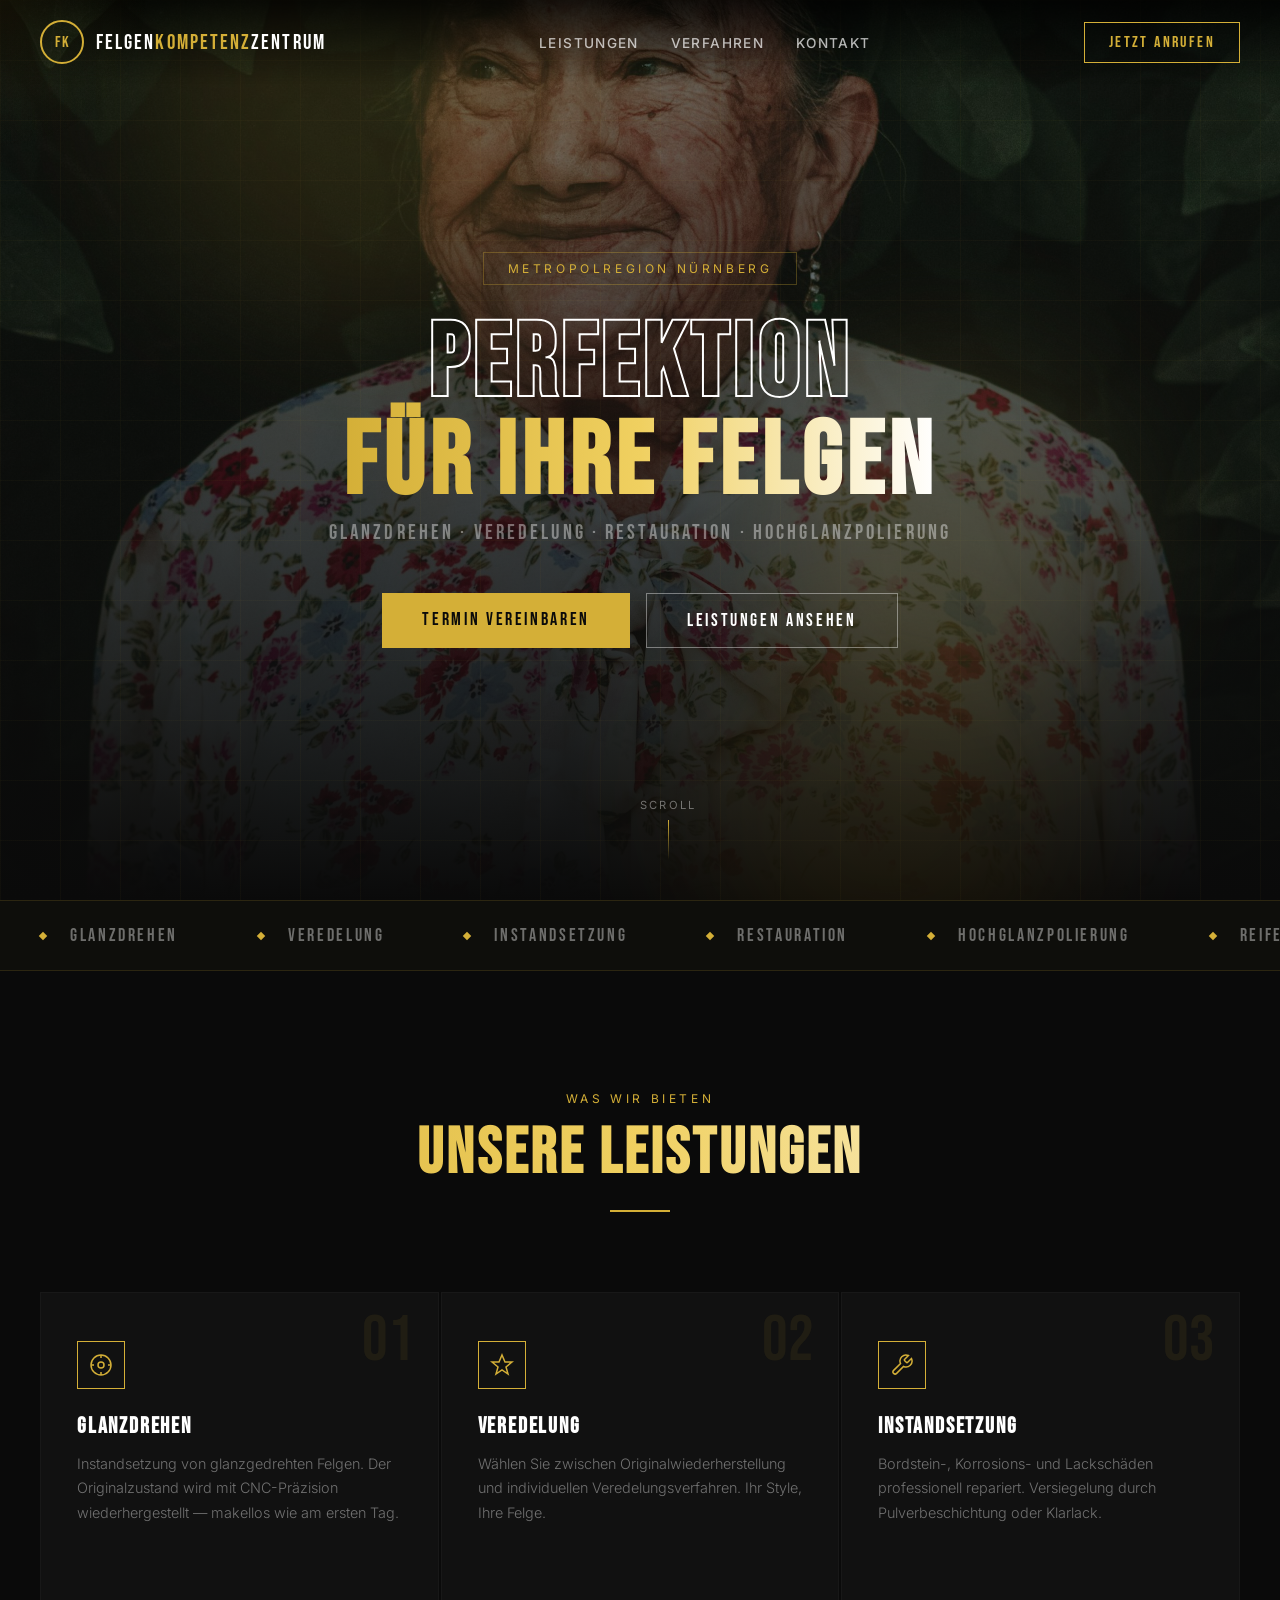
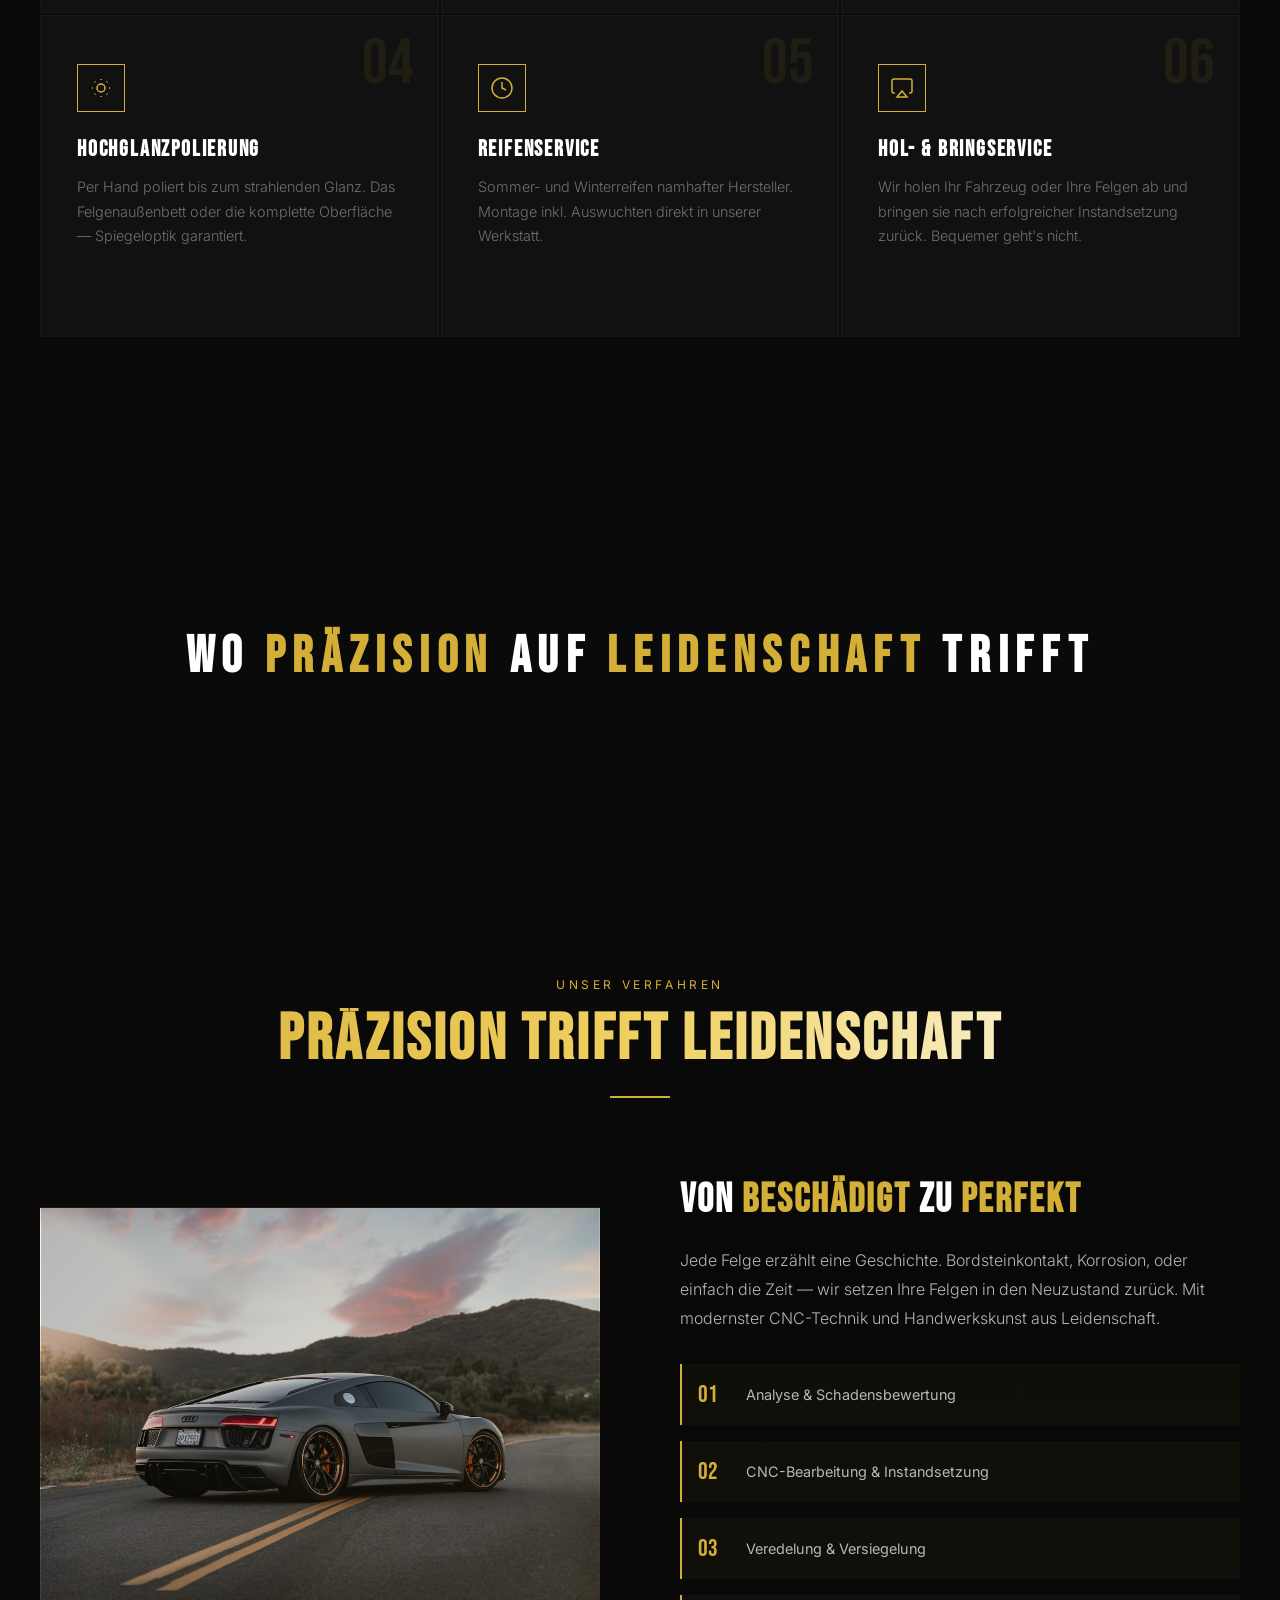
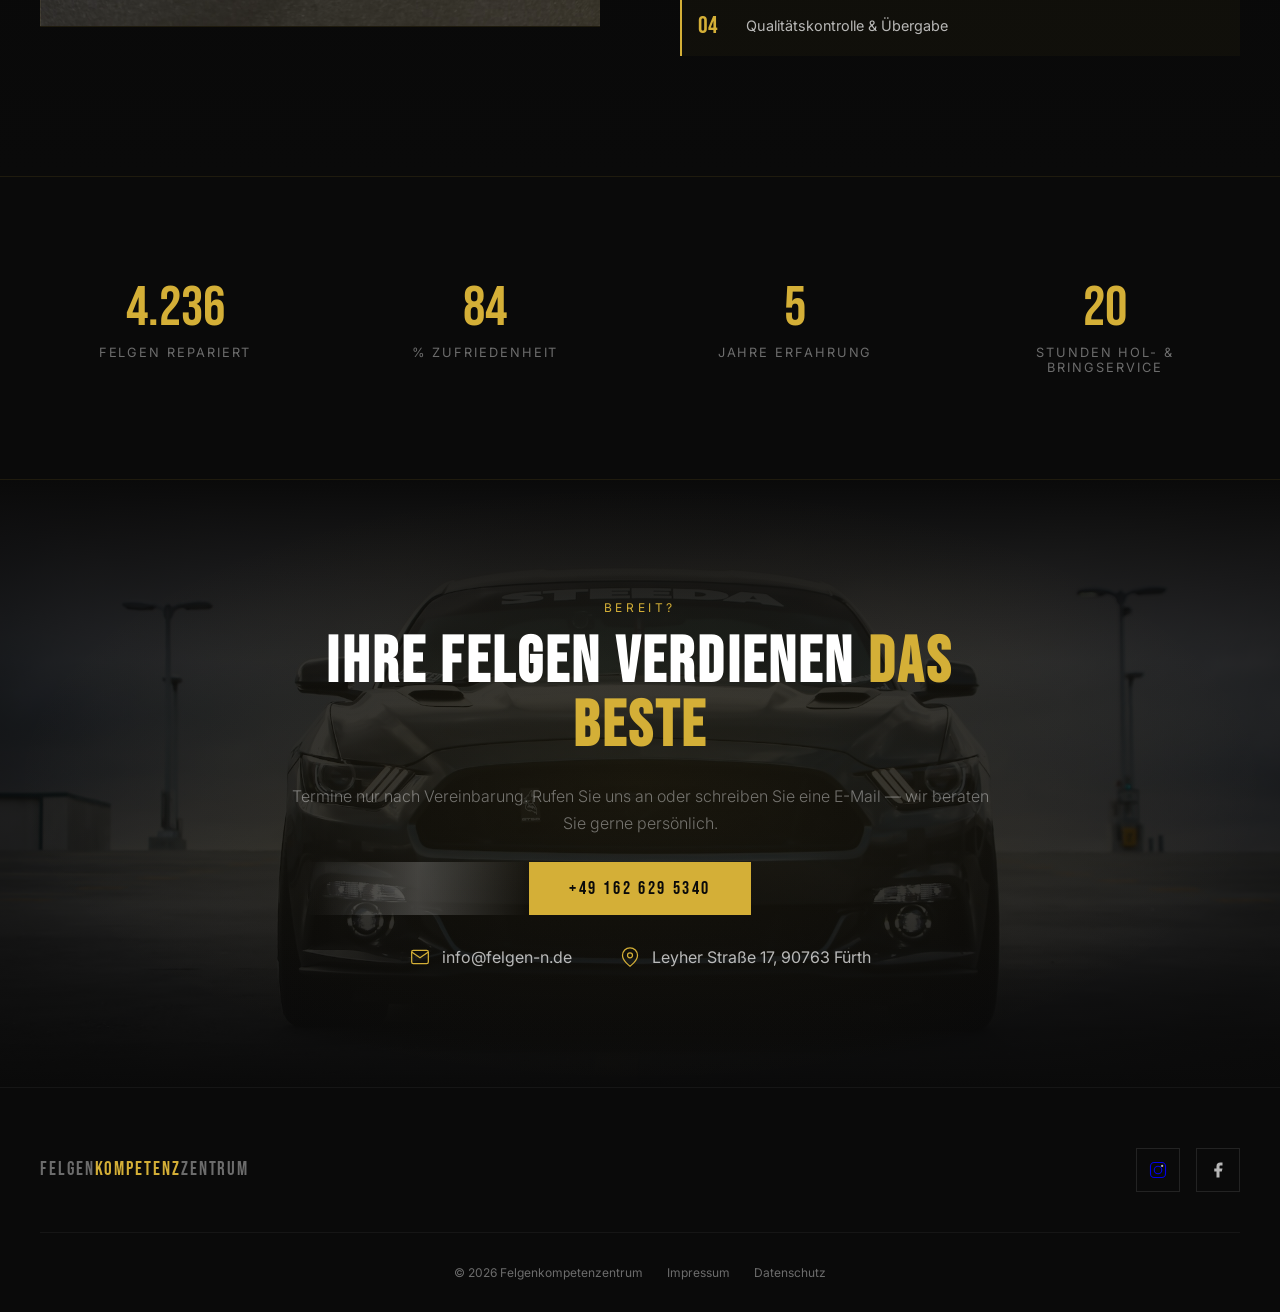
<file: index.html>
<!DOCTYPE html><html lang="de" data-astro-cid-j7pv25f6> <head><meta charset="UTF-8"><meta name="viewport" content="width=device-width, initial-scale=1.0"><title>Felgenkompetenzentrum — Reparaturen rund um Ihre Felgen</title><link rel="preconnect" href="https://fonts.googleapis.com"><link rel="preconnect" href="https://fonts.gstatic.com" crossorigin><link href="https://fonts.googleapis.com/css2?family=Bebas+Neue&family=Inter:wght@300;400;500;600&display=swap" rel="stylesheet"><link rel="stylesheet" href="./_astro/index.Bt22E5aY.css"></head> <body data-astro-cid-j7pv25f6> <!-- Cursor Glow --> <div class="cursor-glow" id="cursorGlow" data-astro-cid-j7pv25f6></div> <!-- Navbar --> <nav class="navbar" id="navbar" data-astro-cid-j7pv25f6> <a href="#" class="nav-brand" data-astro-cid-j7pv25f6> <div class="nav-logo-icon" data-astro-cid-j7pv25f6>FK</div> <div class="nav-brand-text" data-astro-cid-j7pv25f6>Felgen<span data-astro-cid-j7pv25f6>kompetenz</span>zentrum</div> </a> <ul class="nav-links" data-astro-cid-j7pv25f6> <li data-astro-cid-j7pv25f6><a href="#services" data-astro-cid-j7pv25f6>Leistungen</a></li> <li data-astro-cid-j7pv25f6><a href="#showcase" data-astro-cid-j7pv25f6>Verfahren</a></li> <li data-astro-cid-j7pv25f6><a href="#contact" data-astro-cid-j7pv25f6>Kontakt</a></li> </ul> <a href="tel:+491626295340" class="nav-cta" data-astro-cid-j7pv25f6>Jetzt Anrufen</a> </nav> <!-- Hero --> <section class="hero" data-astro-cid-j7pv25f6> <div class="hero-bg" data-astro-cid-j7pv25f6></div> <div class="hero-grid" data-astro-cid-j7pv25f6></div> <div class="hero-particles" id="particles" data-astro-cid-j7pv25f6></div> <div class="aurora" data-astro-cid-j7pv25f6> <div class="aurora-blob" data-astro-cid-j7pv25f6></div> <div class="aurora-blob" data-astro-cid-j7pv25f6></div> <div class="aurora-blob" data-astro-cid-j7pv25f6></div> </div> <div class="meteors-container" id="meteors" data-astro-cid-j7pv25f6></div> <div class="hero-content" data-astro-cid-j7pv25f6> <div class="hero-badge" data-astro-cid-j7pv25f6>Metropolregion N&uuml;rnberg</div> <h1 data-astro-cid-j7pv25f6> <span class="outline" data-astro-cid-j7pv25f6>PERFEKTION</span><br data-astro-cid-j7pv25f6> <span class="gold shimmer-text" data-astro-cid-j7pv25f6>F&Uuml;R IHRE FELGEN</span> </h1> <p class="hero-sub" data-astro-cid-j7pv25f6>Glanzdrehen &middot; Veredelung &middot; Restauration &middot; Hochglanzpolierung</p> <div class="hero-actions" data-astro-cid-j7pv25f6> <a href="tel:+491626295340" class="btn-primary btn-magnetic" data-astro-cid-j7pv25f6>Termin Vereinbaren</a> <a href="#services" class="btn-outline btn-magnetic" data-astro-cid-j7pv25f6>Leistungen Ansehen</a> </div> </div> <div class="hero-scroll" data-astro-cid-j7pv25f6> <span data-astro-cid-j7pv25f6>Scroll</span> <div class="scroll-line" data-astro-cid-j7pv25f6></div> </div> </section> <!-- Marquee --> <div class="marquee-section" data-astro-cid-j7pv25f6> <div class="marquee-track" data-astro-cid-j7pv25f6> <div class="marquee-item" data-astro-cid-j7pv25f6><div class="marquee-dot" data-astro-cid-j7pv25f6></div> Glanzdrehen</div> <div class="marquee-item" data-astro-cid-j7pv25f6><div class="marquee-dot" data-astro-cid-j7pv25f6></div> Veredelung</div> <div class="marquee-item" data-astro-cid-j7pv25f6><div class="marquee-dot" data-astro-cid-j7pv25f6></div> Instandsetzung</div> <div class="marquee-item" data-astro-cid-j7pv25f6><div class="marquee-dot" data-astro-cid-j7pv25f6></div> Restauration</div> <div class="marquee-item" data-astro-cid-j7pv25f6><div class="marquee-dot" data-astro-cid-j7pv25f6></div> Hochglanzpolierung</div> <div class="marquee-item" data-astro-cid-j7pv25f6><div class="marquee-dot" data-astro-cid-j7pv25f6></div> Reifenservice</div> <div class="marquee-item" data-astro-cid-j7pv25f6><div class="marquee-dot" data-astro-cid-j7pv25f6></div> Hol- und Bringservice</div> <div class="marquee-item" data-astro-cid-j7pv25f6><div class="marquee-dot" data-astro-cid-j7pv25f6></div> Pulverbeschichtung</div> <div class="marquee-item" data-astro-cid-j7pv25f6><div class="marquee-dot" data-astro-cid-j7pv25f6></div> Glanzdrehen</div> <div class="marquee-item" data-astro-cid-j7pv25f6><div class="marquee-dot" data-astro-cid-j7pv25f6></div> Veredelung</div> <div class="marquee-item" data-astro-cid-j7pv25f6><div class="marquee-dot" data-astro-cid-j7pv25f6></div> Instandsetzung</div> <div class="marquee-item" data-astro-cid-j7pv25f6><div class="marquee-dot" data-astro-cid-j7pv25f6></div> Restauration</div> <div class="marquee-item" data-astro-cid-j7pv25f6><div class="marquee-dot" data-astro-cid-j7pv25f6></div> Hochglanzpolierung</div> <div class="marquee-item" data-astro-cid-j7pv25f6><div class="marquee-dot" data-astro-cid-j7pv25f6></div> Reifenservice</div> <div class="marquee-item" data-astro-cid-j7pv25f6><div class="marquee-dot" data-astro-cid-j7pv25f6></div> Hol- und Bringservice</div> <div class="marquee-item" data-astro-cid-j7pv25f6><div class="marquee-dot" data-astro-cid-j7pv25f6></div> Pulverbeschichtung</div> </div> </div> <!-- Services --> <section class="services" id="services" data-astro-cid-j7pv25f6> <div class="section-header blur-in" data-astro-cid-j7pv25f6> <span class="section-label" data-astro-cid-j7pv25f6>Was wir bieten</span> <h2 class="section-title shimmer-text" data-astro-cid-j7pv25f6>Unsere Leistungen</h2> <div class="section-line" data-astro-cid-j7pv25f6></div> </div> <div class="services-grid" data-astro-cid-j7pv25f6> <div class="service-card reveal reveal-delay-1" data-astro-cid-j7pv25f6> <span class="service-number" data-astro-cid-j7pv25f6>01</span> <div class="service-icon" data-astro-cid-j7pv25f6> <svg viewBox="0 0 24 24" data-astro-cid-j7pv25f6><circle cx="12" cy="12" r="10" data-astro-cid-j7pv25f6></circle><circle cx="12" cy="12" r="3" data-astro-cid-j7pv25f6></circle><line x1="12" y1="2" x2="12" y2="5" data-astro-cid-j7pv25f6></line><line x1="12" y1="19" x2="12" y2="22" data-astro-cid-j7pv25f6></line><line x1="2" y1="12" x2="5" y2="12" data-astro-cid-j7pv25f6></line><line x1="19" y1="12" x2="22" y2="12" data-astro-cid-j7pv25f6></line></svg> </div> <h3 data-astro-cid-j7pv25f6>Glanzdrehen</h3> <p data-astro-cid-j7pv25f6>Instandsetzung von glanzgedrehten Felgen. Der Originalzustand wird mit CNC-Pr&auml;zision wiederhergestellt &mdash; makellos wie am ersten Tag.</p> <div class="service-arrow" data-astro-cid-j7pv25f6>Mehr erfahren <span data-astro-cid-j7pv25f6>&rarr;</span></div> </div> <div class="service-card reveal reveal-delay-2" data-astro-cid-j7pv25f6> <span class="service-number" data-astro-cid-j7pv25f6>02</span> <div class="service-icon" data-astro-cid-j7pv25f6> <svg viewBox="0 0 24 24" data-astro-cid-j7pv25f6><polygon points="12,2 15,9 22,9 16,14 18,21 12,17 6,21 8,14 2,9 9,9" data-astro-cid-j7pv25f6></polygon></svg> </div> <h3 data-astro-cid-j7pv25f6>Veredelung</h3> <p data-astro-cid-j7pv25f6>W&auml;hlen Sie zwischen Originalwiederherstellung und individuellen Veredelungsverfahren. Ihr Style, Ihre Felge.</p> <div class="service-arrow" data-astro-cid-j7pv25f6>Mehr erfahren <span data-astro-cid-j7pv25f6>&rarr;</span></div> </div> <div class="service-card reveal reveal-delay-3" data-astro-cid-j7pv25f6> <span class="service-number" data-astro-cid-j7pv25f6>03</span> <div class="service-icon" data-astro-cid-j7pv25f6> <svg viewBox="0 0 24 24" data-astro-cid-j7pv25f6><path d="M14.7 6.3a1 1 0 0 0 0 1.4l1.6 1.6a1 1 0 0 0 1.4 0l3.77-3.77a6 6 0 0 1-7.94 7.94l-6.91 6.91a2.12 2.12 0 0 1-3-3l6.91-6.91a6 6 0 0 1 7.94-7.94l-3.76 3.76z" data-astro-cid-j7pv25f6></path></svg> </div> <h3 data-astro-cid-j7pv25f6>Instandsetzung</h3> <p data-astro-cid-j7pv25f6>Bordstein-, Korrosions- und Lacksch&auml;den professionell repariert. Versiegelung durch Pulverbeschichtung oder Klarlack.</p> <div class="service-arrow" data-astro-cid-j7pv25f6>Mehr erfahren <span data-astro-cid-j7pv25f6>&rarr;</span></div> </div> <div class="service-card reveal reveal-delay-1" data-astro-cid-j7pv25f6> <span class="service-number" data-astro-cid-j7pv25f6>04</span> <div class="service-icon" data-astro-cid-j7pv25f6> <svg viewBox="0 0 24 24" data-astro-cid-j7pv25f6><path d="M12 3v1m0 16v1m9-9h-1M4 12H3m15.364 6.364l-.707-.707M6.343 6.343l-.707-.707m12.728 0l-.707.707M6.343 17.657l-.707.707M16 12a4 4 0 1 1-8 0 4 4 0 0 1 8 0z" data-astro-cid-j7pv25f6></path></svg> </div> <h3 data-astro-cid-j7pv25f6>Hochglanzpolierung</h3> <p data-astro-cid-j7pv25f6>Per Hand poliert bis zum strahlenden Glanz. Das Felgenau&szlig;enbett oder die komplette Oberfl&auml;che &mdash; Spiegeloptik garantiert.</p> <div class="service-arrow" data-astro-cid-j7pv25f6>Mehr erfahren <span data-astro-cid-j7pv25f6>&rarr;</span></div> </div> <div class="service-card reveal reveal-delay-2" data-astro-cid-j7pv25f6> <span class="service-number" data-astro-cid-j7pv25f6>05</span> <div class="service-icon" data-astro-cid-j7pv25f6> <svg viewBox="0 0 24 24" data-astro-cid-j7pv25f6><circle cx="12" cy="12" r="10" data-astro-cid-j7pv25f6></circle><path d="M12 6v6l4 2" data-astro-cid-j7pv25f6></path></svg> </div> <h3 data-astro-cid-j7pv25f6>Reifenservice</h3> <p data-astro-cid-j7pv25f6>Sommer- und Winterreifen namhafter Hersteller. Montage inkl. Auswuchten direkt in unserer Werkstatt.</p> <div class="service-arrow" data-astro-cid-j7pv25f6>Mehr erfahren <span data-astro-cid-j7pv25f6>&rarr;</span></div> </div> <div class="service-card reveal reveal-delay-3" data-astro-cid-j7pv25f6> <span class="service-number" data-astro-cid-j7pv25f6>06</span> <div class="service-icon" data-astro-cid-j7pv25f6> <svg viewBox="0 0 24 24" data-astro-cid-j7pv25f6><path d="M5 17H4a2 2 0 0 1-2-2V5a2 2 0 0 1 2-2h16a2 2 0 0 1 2 2v10a2 2 0 0 1-2 2h-1" data-astro-cid-j7pv25f6></path><polygon points="12,15 17,21 7,21" data-astro-cid-j7pv25f6></polygon></svg> </div> <h3 data-astro-cid-j7pv25f6>Hol- &amp; Bringservice</h3> <p data-astro-cid-j7pv25f6>Wir holen Ihr Fahrzeug oder Ihre Felgen ab und bringen sie nach erfolgreicher Instandsetzung zur&uuml;ck. Bequemer geht's nicht.</p> <div class="service-arrow" data-astro-cid-j7pv25f6>Mehr erfahren <span data-astro-cid-j7pv25f6>&rarr;</span></div> </div> </div> </section> <!-- Photo Strip --> <div style="height: 400px; background: url('./img/car-dark.jpg') center/cover no-repeat fixed; position: relative;" data-astro-cid-j7pv25f6> <div style="position:absolute;inset:0;background:linear-gradient(180deg,var(--dark) 0%,rgba(10,10,10,0.3) 30%,rgba(10,10,10,0.3) 70%,var(--dark) 100%);" data-astro-cid-j7pv25f6></div> <div style="position:relative;z-index:2;height:100%;display:flex;align-items:center;justify-content:center;" data-astro-cid-j7pv25f6> <h2 style="font-family:'Bebas Neue',sans-serif;font-size:clamp(2rem,4vw,3.5rem);letter-spacing:0.15em;text-align:center;color:var(--white);" data-astro-cid-j7pv25f6>Wo <span style="color:var(--gold);" data-astro-cid-j7pv25f6>Pr&auml;zision</span> auf <span style="color:var(--gold);" data-astro-cid-j7pv25f6>Leidenschaft</span> trifft</h2> </div> </div> <!-- Showcase --> <section class="showcase" id="showcase" data-astro-cid-j7pv25f6> <div class="showcase-inner" data-astro-cid-j7pv25f6> <div class="section-header blur-in" data-astro-cid-j7pv25f6> <span class="section-label" data-astro-cid-j7pv25f6>Unser Verfahren</span> <h2 class="section-title shimmer-text" data-astro-cid-j7pv25f6>Pr&auml;zision trifft Leidenschaft</h2> <div class="section-line" data-astro-cid-j7pv25f6></div> </div> <div class="showcase-split" data-astro-cid-j7pv25f6> <div class="showcase-visual reveal" data-astro-cid-j7pv25f6> <div style="position:absolute;inset:0;background:linear-gradient(135deg,rgba(10,10,10,0.3),rgba(212,175,55,0.1));pointer-events:none;" data-astro-cid-j7pv25f6></div> </div> <div class="showcase-text reveal reveal-delay-2" data-astro-cid-j7pv25f6> <h3 data-astro-cid-j7pv25f6>Von <span data-astro-cid-j7pv25f6>besch&auml;digt</span> zu <span data-astro-cid-j7pv25f6>perfekt</span></h3> <p data-astro-cid-j7pv25f6>Jede Felge erz&auml;hlt eine Geschichte. Bordsteinkontakt, Korrosion, oder einfach die Zeit &mdash; wir setzen Ihre Felgen in den Neuzustand zur&uuml;ck. Mit modernster CNC-Technik und Handwerkskunst aus Leidenschaft.</p> <div class="process-steps" data-astro-cid-j7pv25f6> <div class="process-step" data-astro-cid-j7pv25f6> <span class="process-step-num" data-astro-cid-j7pv25f6>01</span> <span class="process-step-text" data-astro-cid-j7pv25f6>Analyse &amp; Schadensbewertung</span> </div> <div class="process-step" data-astro-cid-j7pv25f6> <span class="process-step-num" data-astro-cid-j7pv25f6>02</span> <span class="process-step-text" data-astro-cid-j7pv25f6>CNC-Bearbeitung &amp; Instandsetzung</span> </div> <div class="process-step" data-astro-cid-j7pv25f6> <span class="process-step-num" data-astro-cid-j7pv25f6>03</span> <span class="process-step-text" data-astro-cid-j7pv25f6>Veredelung &amp; Versiegelung</span> </div> <div class="process-step" data-astro-cid-j7pv25f6> <span class="process-step-num" data-astro-cid-j7pv25f6>04</span> <span class="process-step-text" data-astro-cid-j7pv25f6>Qualit&auml;tskontrolle &amp; &Uuml;bergabe</span> </div> </div> </div> </div> </div> </section> <!-- Stats --> <section class="stats" data-astro-cid-j7pv25f6> <div class="stats-inner" data-astro-cid-j7pv25f6> <div class="stat-item reveal" data-astro-cid-j7pv25f6> <div class="stat-number" data-count="5000" data-astro-cid-j7pv25f6>0</div> <div class="stat-label" data-astro-cid-j7pv25f6>Felgen repariert</div> </div> <div class="stat-item reveal reveal-delay-1" data-astro-cid-j7pv25f6> <div class="stat-number" data-count="100" data-astro-cid-j7pv25f6>0</div> <div class="stat-label" data-astro-cid-j7pv25f6>% Zufriedenheit</div> </div> <div class="stat-item reveal reveal-delay-2" data-astro-cid-j7pv25f6> <div class="stat-number" data-count="6" data-astro-cid-j7pv25f6>0</div> <div class="stat-label" data-astro-cid-j7pv25f6>Jahre Erfahrung</div> </div> <div class="stat-item reveal reveal-delay-3" data-astro-cid-j7pv25f6> <div class="stat-number" data-count="24" data-astro-cid-j7pv25f6>0</div> <div class="stat-label" data-astro-cid-j7pv25f6>Stunden Hol- &amp; Bringservice</div> </div> </div> </section> <!-- CTA --> <section class="cta-section" id="contact" data-astro-cid-j7pv25f6> <div class="cta-content reveal" data-astro-cid-j7pv25f6> <span class="section-label" data-astro-cid-j7pv25f6>Bereit?</span> <h2 data-astro-cid-j7pv25f6>Ihre Felgen verdienen <span data-astro-cid-j7pv25f6>das Beste</span></h2> <p data-astro-cid-j7pv25f6>Termine nur nach Vereinbarung. Rufen Sie uns an oder schreiben Sie eine E-Mail &mdash; wir beraten Sie gerne pers&ouml;nlich.</p> <a href="tel:+491626295340" class="btn-primary" data-astro-cid-j7pv25f6>+49 162 629 5340</a> <div class="cta-contact" data-astro-cid-j7pv25f6> <a href="mailto:info@felgen-n.de" class="cta-contact-item" data-astro-cid-j7pv25f6> <svg viewBox="0 0 24 24" data-astro-cid-j7pv25f6><path d="M4 4h16c1.1 0 2 .9 2 2v12c0 1.1-.9 2-2 2H4c-1.1 0-2-.9-2-2V6c0-1.1.9-2 2-2z" data-astro-cid-j7pv25f6></path><polyline points="22,6 12,13 2,6" data-astro-cid-j7pv25f6></polyline></svg>
info@felgen-n.de
</a> <a href="https://maps.google.com/?q=Leyher+Stra%C3%9Fe+17+90763+F%C3%BCrth" target="_blank" class="cta-contact-item" data-astro-cid-j7pv25f6> <svg viewBox="0 0 24 24" data-astro-cid-j7pv25f6><path d="M21 10c0 7-9 13-9 13s-9-6-9-13a9 9 0 0 1 18 0z" data-astro-cid-j7pv25f6></path><circle cx="12" cy="10" r="3" data-astro-cid-j7pv25f6></circle></svg>
Leyher Stra&szlig;e 17, 90763 F&uuml;rth
</a> </div> </div> </section> <!-- Footer --> <footer data-astro-cid-j7pv25f6> <div class="footer-inner" data-astro-cid-j7pv25f6> <div class="footer-brand" data-astro-cid-j7pv25f6>Felgen<span data-astro-cid-j7pv25f6>kompetenz</span>zentrum</div> <div class="footer-socials" data-astro-cid-j7pv25f6> <a href="https://www.instagram.com/felgenkompetenzzentrum/" target="_blank" aria-label="Instagram" data-astro-cid-j7pv25f6> <svg viewBox="0 0 24 24" data-astro-cid-j7pv25f6><rect x="2" y="2" width="20" height="20" rx="5" ry="5" fill="none" stroke="currentColor" stroke-width="1.5" data-astro-cid-j7pv25f6></rect><circle cx="12" cy="12" r="5" fill="none" stroke="currentColor" stroke-width="1.5" data-astro-cid-j7pv25f6></circle><circle cx="17.5" cy="6.5" r="1.5" data-astro-cid-j7pv25f6></circle></svg> </a> <a href="https://www.facebook.com/felgenkompetenzzentrum/" target="_blank" aria-label="Facebook" data-astro-cid-j7pv25f6> <svg viewBox="0 0 24 24" data-astro-cid-j7pv25f6><path d="M18 2h-3a5 5 0 0 0-5 5v3H7v4h3v8h4v-8h3l1-4h-4V7a1 1 0 0 1 1-1h3z" data-astro-cid-j7pv25f6></path></svg> </a> </div> <div class="footer-legal" data-astro-cid-j7pv25f6> <span data-astro-cid-j7pv25f6>&copy; 2026 Felgenkompetenzentrum</span> <a href="#" data-astro-cid-j7pv25f6>Impressum</a> <a href="#" data-astro-cid-j7pv25f6>Datenschutz</a> </div> </div> </footer> <script type="module">const c=document.getElementById("cursorGlow");document.addEventListener("mousemove",e=>{c.style.left=e.clientX+"px",c.style.top=e.clientY+"px"});const h=document.getElementById("navbar");window.addEventListener("scroll",()=>{h.classList.toggle("scrolled",window.scrollY>50)});const y=document.getElementById("particles");for(let e=0;e<30;e++){const t=document.createElement("div");t.className="particle",t.style.left=Math.random()*100+"%",t.style.animationDuration=8+Math.random()*12+"s",t.style.animationDelay=Math.random()*10+"s",y.appendChild(t)}const i=new IntersectionObserver(e=>{e.forEach(t=>{t.isIntersecting&&t.target.classList.add("visible")})},{threshold:.1,rootMargin:"0px 0px -50px 0px"});document.querySelectorAll(".reveal").forEach(e=>i.observe(e));document.querySelectorAll(".blur-in").forEach(e=>i.observe(e));const d=new IntersectionObserver(e=>{e.forEach(t=>{if(t.isIntersecting){const o=t.target,s=parseInt(o.dataset.count),r=2e3,m=performance.now(),l=u=>{const a=Math.min((u-m)/r,1),p=1-Math.pow(1-a,3);o.textContent=Math.floor(p*s).toLocaleString("de-DE"),a<1?requestAnimationFrame(l):o.textContent=s.toLocaleString("de-DE")+"+"};requestAnimationFrame(l),d.unobserve(o)}})},{threshold:.5});document.querySelectorAll("[data-count]").forEach(e=>d.observe(e));const v=document.getElementById("meteors");for(let e=0;e<12;e++){const t=document.createElement("div");t.className="meteor",t.style.left=Math.random()*120+"%",t.style.top="-10%",t.style.animationDuration=2+Math.random()*4+"s",t.style.animationDelay=Math.random()*15+"s",t.style.height=40+Math.random()*60+"px",v.appendChild(t)}document.querySelectorAll(".service-card").forEach(e=>{e.addEventListener("mousemove",t=>{const o=e.getBoundingClientRect(),s=t.clientX-o.left,r=t.clientY-o.top;e.style.setProperty("--spotlight-x",s+"px"),e.style.setProperty("--spotlight-y",r+"px")})});document.querySelectorAll(".btn-magnetic").forEach(e=>{e.addEventListener("mousemove",t=>{const o=e.getBoundingClientRect(),s=t.clientX-o.left-o.width/2,r=t.clientY-o.top-o.height/2;e.style.transform=`translate(${s*.3}px, ${r*.3}px)`}),e.addEventListener("mouseleave",()=>{e.style.transform="translate(0, 0)"})});const n=document.querySelector(".showcase-visual");n&&(n.addEventListener("mousemove",e=>{const t=n.getBoundingClientRect(),o=(e.clientX-t.left)/t.width-.5,s=(e.clientY-t.top)/t.height-.5;n.style.transform=`perspective(800px) rotateY(${o*8}deg) rotateX(${-s*8}deg)`}),n.addEventListener("mouseleave",()=>{n.style.transform="perspective(800px) rotateY(0) rotateX(0)",n.style.transition="transform 0.5s ease-out"}),n.addEventListener("mouseenter",()=>{n.style.transition="transform 0.1s ease-out"}));window.addEventListener("scroll",()=>{const e=window.scrollY,t=document.querySelector(".hero-content");t&&e<window.innerHeight&&(t.style.transform=`translateY(${e*.3}px)`,t.style.opacity=1-e/window.innerHeight*1.2)});</script> </body> </html>
</file>
<file: _astro/index.Bt22E5aY.css>
[data-astro-cid-j7pv25f6],[data-astro-cid-j7pv25f6]:before,[data-astro-cid-j7pv25f6]:after{margin:0;padding:0;box-sizing:border-box}:root{--gold: #d4af37;--gold-bright: #f0d060;--dark: #0a0a0a;--dark-card: #111111;--dark-card-hover: #1a1a1a;--white: #ffffff;--white-70: rgba(255,255,255,.7);--white-40: rgba(255,255,255,.4)}html{scroll-behavior:smooth}body{font-family:Inter,sans-serif;background:var(--dark);color:var(--white);overflow-x:hidden;-webkit-font-smoothing:antialiased}h1[data-astro-cid-j7pv25f6],h2[data-astro-cid-j7pv25f6],h3[data-astro-cid-j7pv25f6],h4[data-astro-cid-j7pv25f6]{font-family:Bebas Neue,sans-serif;letter-spacing:.05em}.cursor-glow[data-astro-cid-j7pv25f6]{position:fixed;width:300px;height:300px;border-radius:50%;background:radial-gradient(circle,rgba(212,175,55,.08) 0%,transparent 70%);pointer-events:none;z-index:9999;transform:translate(-50%,-50%);transition:opacity .3s}.navbar[data-astro-cid-j7pv25f6]{position:fixed;top:0;left:0;right:0;z-index:1000;padding:20px 40px;display:flex;justify-content:space-between;align-items:center;background:linear-gradient(180deg,rgba(0,0,0,.8) 0%,transparent 100%);transition:background .4s,backdrop-filter .4s,padding .4s}.navbar[data-astro-cid-j7pv25f6].scrolled{background:#0a0a0af2;backdrop-filter:blur(20px);padding:14px 40px}.nav-brand[data-astro-cid-j7pv25f6]{display:flex;align-items:center;gap:12px;text-decoration:none}.nav-logo-icon[data-astro-cid-j7pv25f6]{width:44px;height:44px;border:2px solid var(--gold);border-radius:50%;display:flex;align-items:center;justify-content:center;font-family:Bebas Neue,sans-serif;font-size:16px;color:var(--gold);letter-spacing:1px}.nav-brand-text[data-astro-cid-j7pv25f6]{font-family:Bebas Neue,sans-serif;font-size:1.3rem;color:var(--white);letter-spacing:.1em}.nav-brand-text[data-astro-cid-j7pv25f6] span[data-astro-cid-j7pv25f6]{color:var(--gold)}.nav-links[data-astro-cid-j7pv25f6]{display:flex;gap:32px;list-style:none}.nav-links[data-astro-cid-j7pv25f6] a[data-astro-cid-j7pv25f6]{color:var(--white-70);text-decoration:none;font-size:.85rem;font-weight:500;letter-spacing:.1em;text-transform:uppercase;transition:color .3s;position:relative}.nav-links[data-astro-cid-j7pv25f6] a[data-astro-cid-j7pv25f6]:after{content:"";position:absolute;bottom:-4px;left:0;width:0;height:2px;background:var(--gold);transition:width .3s}.nav-links[data-astro-cid-j7pv25f6] a[data-astro-cid-j7pv25f6]:hover{color:var(--gold)}.nav-links[data-astro-cid-j7pv25f6] a[data-astro-cid-j7pv25f6]:hover:after{width:100%}.nav-cta[data-astro-cid-j7pv25f6]{background:transparent;border:1px solid var(--gold);color:var(--gold);padding:10px 24px;font-family:Bebas Neue,sans-serif;font-size:1rem;letter-spacing:.15em;cursor:pointer;transition:all .3s;text-decoration:none}.nav-cta[data-astro-cid-j7pv25f6]:hover{background:var(--gold);color:var(--dark)}.hero[data-astro-cid-j7pv25f6]{position:relative;height:100vh;min-height:700px;display:flex;align-items:center;justify-content:center;overflow:hidden}.hero-bg[data-astro-cid-j7pv25f6]{position:absolute;inset:0;background:linear-gradient(180deg,rgba(10,10,10,.4) 0%,rgba(10,10,10,.7) 50%,var(--dark) 100%),url(../img/hero-wheel.jpg) center/cover no-repeat}.hero-grid[data-astro-cid-j7pv25f6]{position:absolute;inset:0;background-image:linear-gradient(rgba(212,175,55,.03) 1px,transparent 1px),linear-gradient(90deg,rgba(212,175,55,.03) 1px,transparent 1px);background-size:60px 60px;animation:gridPulse 8s ease-in-out infinite}@keyframes gridPulse{0%,to{opacity:.3}50%{opacity:.7}}.hero-particles[data-astro-cid-j7pv25f6]{position:absolute;inset:0;overflow:hidden}.particle[data-astro-cid-j7pv25f6]{position:absolute;width:2px;height:2px;background:var(--gold);border-radius:50%;animation:particleFloat linear infinite;opacity:0}@keyframes particleFloat{0%{transform:translateY(100vh) scale(0);opacity:0}10%{opacity:.6}90%{opacity:.6}to{transform:translateY(-10vh) scale(1);opacity:0}}.hero-content[data-astro-cid-j7pv25f6]{position:relative;z-index:2;text-align:center;padding:0 20px}.hero-badge[data-astro-cid-j7pv25f6]{display:inline-block;padding:8px 24px;border:1px solid rgba(212,175,55,.3);font-size:.75rem;letter-spacing:.3em;text-transform:uppercase;color:var(--gold);margin-bottom:32px;animation:fadeInUp 1s .2s both}.hero[data-astro-cid-j7pv25f6] h1[data-astro-cid-j7pv25f6]{font-size:clamp(3rem,8vw,7rem);line-height:.95;margin-bottom:8px;animation:fadeInUp 1s .4s both}.hero[data-astro-cid-j7pv25f6] h1[data-astro-cid-j7pv25f6] .gold[data-astro-cid-j7pv25f6]{color:var(--gold)}.hero[data-astro-cid-j7pv25f6] h1[data-astro-cid-j7pv25f6] .outline[data-astro-cid-j7pv25f6]{-webkit-text-stroke:2px var(--white);color:transparent}.hero-sub[data-astro-cid-j7pv25f6]{font-size:clamp(1rem,2vw,1.3rem);color:var(--white-40);font-weight:300;letter-spacing:.15em;margin-bottom:48px;font-family:Bebas Neue,sans-serif;animation:fadeInUp 1s .6s both}.hero-actions[data-astro-cid-j7pv25f6]{display:flex;gap:16px;justify-content:center;flex-wrap:wrap;animation:fadeInUp 1s .8s both}.btn-primary[data-astro-cid-j7pv25f6]{background:var(--gold);color:var(--dark);padding:16px 40px;font-family:Bebas Neue,sans-serif;font-size:1.1rem;letter-spacing:.15em;border:none;cursor:pointer;transition:all .3s;text-decoration:none;position:relative;overflow:hidden}.btn-primary[data-astro-cid-j7pv25f6]:before{content:"";position:absolute;inset:0;background:linear-gradient(90deg,transparent,rgba(255,255,255,.2),transparent);transform:translate(-100%);transition:transform .6s}.btn-primary[data-astro-cid-j7pv25f6]:hover:before{transform:translate(100%)}.btn-primary[data-astro-cid-j7pv25f6]:hover{transform:translateY(-2px);box-shadow:0 8px 30px #d4af374d}.btn-outline[data-astro-cid-j7pv25f6]{background:transparent;border:1px solid var(--white-40);color:var(--white);padding:16px 40px;font-family:Bebas Neue,sans-serif;font-size:1.1rem;letter-spacing:.15em;cursor:pointer;transition:all .3s;text-decoration:none}.btn-outline[data-astro-cid-j7pv25f6]:hover{border-color:var(--gold);color:var(--gold)}.hero-scroll[data-astro-cid-j7pv25f6]{position:absolute;bottom:40px;left:50%;transform:translate(-50%);display:flex;flex-direction:column;align-items:center;gap:8px;animation:fadeInUp 1s 1.2s both}.hero-scroll[data-astro-cid-j7pv25f6] span[data-astro-cid-j7pv25f6]{font-size:.7rem;letter-spacing:.2em;text-transform:uppercase;color:var(--white-40)}.scroll-line[data-astro-cid-j7pv25f6]{width:1px;height:40px;background:linear-gradient(180deg,var(--gold),transparent);animation:scrollPulse 2s infinite}@keyframes scrollPulse{0%{transform:scaleY(0);transform-origin:top}50%{transform:scaleY(1);transform-origin:top}51%{transform:scaleY(1);transform-origin:bottom}to{transform:scaleY(0);transform-origin:bottom}}@keyframes fadeInUp{0%{opacity:0;transform:translateY(30px)}to{opacity:1;transform:translateY(0)}}.marquee-section[data-astro-cid-j7pv25f6]{padding:24px 0;border-top:1px solid rgba(212,175,55,.15);border-bottom:1px solid rgba(212,175,55,.15);overflow:hidden;background:#d4af3705}.marquee-track[data-astro-cid-j7pv25f6]{display:flex;animation:marquee 20s linear infinite;width:max-content}.marquee-item[data-astro-cid-j7pv25f6]{display:flex;align-items:center;gap:24px;padding:0 40px;white-space:nowrap;font-family:Bebas Neue,sans-serif;font-size:1.1rem;letter-spacing:.15em;color:var(--white-40)}.marquee-dot[data-astro-cid-j7pv25f6]{width:6px;height:6px;background:var(--gold);transform:rotate(45deg)}@keyframes marquee{0%{transform:translate(0)}to{transform:translate(-50%)}}.services[data-astro-cid-j7pv25f6]{padding:120px 40px;max-width:1400px;margin:0 auto}.section-header[data-astro-cid-j7pv25f6]{text-align:center;margin-bottom:80px}.section-label[data-astro-cid-j7pv25f6]{font-size:.75rem;letter-spacing:.3em;text-transform:uppercase;color:var(--gold);margin-bottom:16px;display:block}.section-title[data-astro-cid-j7pv25f6]{font-size:clamp(2.5rem,5vw,4rem);line-height:1;margin-bottom:16px}.section-line[data-astro-cid-j7pv25f6]{width:60px;height:2px;background:var(--gold);margin:24px auto 0}.services-grid[data-astro-cid-j7pv25f6]{display:grid;grid-template-columns:repeat(3,1fr);gap:2px}.service-card[data-astro-cid-j7pv25f6]{background:var(--dark-card);padding:48px 36px;position:relative;overflow:hidden;cursor:pointer;transition:all .5s cubic-bezier(.23,1,.32,1);border:1px solid rgba(255,255,255,.03)}.service-card[data-astro-cid-j7pv25f6]:before{content:"";position:absolute;top:0;left:0;right:0;height:2px;background:var(--gold);transform:scaleX(0);transition:transform .5s}.service-card[data-astro-cid-j7pv25f6]:hover:before{transform:scaleX(1)}.service-card[data-astro-cid-j7pv25f6]:hover{background:var(--dark-card-hover);transform:translateY(-4px);border-color:#d4af3726}.service-number[data-astro-cid-j7pv25f6]{font-family:Bebas Neue,sans-serif;font-size:4rem;color:#d4af3714;position:absolute;top:16px;right:24px;line-height:1;transition:color .5s}.service-card[data-astro-cid-j7pv25f6]:hover .service-number[data-astro-cid-j7pv25f6]{color:#d4af3726}.service-icon[data-astro-cid-j7pv25f6]{width:48px;height:48px;border:1px solid var(--gold);display:flex;align-items:center;justify-content:center;margin-bottom:24px;transition:all .5s}.service-icon[data-astro-cid-j7pv25f6] svg[data-astro-cid-j7pv25f6]{width:24px;height:24px;stroke:var(--gold);fill:none;stroke-width:1.5}.service-card[data-astro-cid-j7pv25f6]:hover .service-icon[data-astro-cid-j7pv25f6]{background:var(--gold)}.service-card[data-astro-cid-j7pv25f6]:hover .service-icon[data-astro-cid-j7pv25f6] svg[data-astro-cid-j7pv25f6]{stroke:var(--dark)}.service-card[data-astro-cid-j7pv25f6] h3[data-astro-cid-j7pv25f6]{font-size:1.4rem;margin-bottom:12px;letter-spacing:.08em}.service-card[data-astro-cid-j7pv25f6] p[data-astro-cid-j7pv25f6]{color:var(--white-40);font-size:.9rem;line-height:1.7;font-weight:300}.service-arrow[data-astro-cid-j7pv25f6]{display:flex;align-items:center;gap:8px;margin-top:24px;color:var(--gold);font-size:.8rem;letter-spacing:.15em;text-transform:uppercase;font-weight:500;opacity:0;transform:translate(-10px);transition:all .5s}.service-card[data-astro-cid-j7pv25f6]:hover .service-arrow[data-astro-cid-j7pv25f6]{opacity:1;transform:translate(0)}.showcase[data-astro-cid-j7pv25f6]{padding:120px 40px;background:linear-gradient(180deg,var(--dark) 0%,#080808 50%,var(--dark) 100%)}.showcase-inner[data-astro-cid-j7pv25f6]{max-width:1400px;margin:0 auto}.showcase-split[data-astro-cid-j7pv25f6]{display:grid;grid-template-columns:1fr 1fr;gap:80px;align-items:center;margin-top:80px}.showcase-visual[data-astro-cid-j7pv25f6]{position:relative;aspect-ratio:4/3;background:url(../img/wheel-detail.jpg) center/cover no-repeat;border:1px solid rgba(212,175,55,.1);overflow:hidden;display:flex;align-items:center;justify-content:center}.showcase-visual-inner[data-astro-cid-j7pv25f6]{text-align:center;padding:40px}.wheel-display[data-astro-cid-j7pv25f6]{width:200px;height:200px;border:3px solid var(--gold);border-radius:50%;margin:0 auto 24px;display:flex;align-items:center;justify-content:center;position:relative;animation:wheelSpin 20s linear infinite}@keyframes wheelSpin{to{transform:rotate(360deg)}}.wheel-display[data-astro-cid-j7pv25f6]:before{content:"";width:60px;height:60px;border:2px solid var(--gold);border-radius:50%}.wheel-display[data-astro-cid-j7pv25f6]:after{content:"";position:absolute;width:140px;height:140px;border:1px solid rgba(212,175,55,.3);border-radius:50%}.wheel-spokes[data-astro-cid-j7pv25f6]{position:absolute;inset:0}.wheel-spokes[data-astro-cid-j7pv25f6] span[data-astro-cid-j7pv25f6]{position:absolute;top:50%;left:50%;width:1px;height:50%;background:#d4af374d;transform-origin:bottom center}.showcase-text[data-astro-cid-j7pv25f6] h3[data-astro-cid-j7pv25f6]{font-size:2.5rem;margin-bottom:24px;line-height:1.1}.showcase-text[data-astro-cid-j7pv25f6] h3[data-astro-cid-j7pv25f6] span[data-astro-cid-j7pv25f6]{color:var(--gold)}.showcase-text[data-astro-cid-j7pv25f6] p[data-astro-cid-j7pv25f6]{color:var(--white-70);font-size:1rem;line-height:1.8;margin-bottom:24px;font-weight:300}.process-steps[data-astro-cid-j7pv25f6]{display:flex;flex-direction:column;gap:16px;margin-top:32px}.process-step[data-astro-cid-j7pv25f6]{display:flex;align-items:center;gap:16px;padding:16px;background:#d4af3708;border-left:2px solid var(--gold);transition:all .3s}.process-step[data-astro-cid-j7pv25f6]:hover{background:#d4af370f;transform:translate(4px)}.process-step-num[data-astro-cid-j7pv25f6]{font-family:Bebas Neue,sans-serif;font-size:1.5rem;color:var(--gold);min-width:32px}.process-step-text[data-astro-cid-j7pv25f6]{font-size:.9rem;color:var(--white-70)}.stats[data-astro-cid-j7pv25f6]{padding:80px 40px;border-top:1px solid rgba(212,175,55,.1);border-bottom:1px solid rgba(212,175,55,.1)}.stats-inner[data-astro-cid-j7pv25f6]{max-width:1200px;margin:0 auto;display:grid;grid-template-columns:repeat(4,1fr);gap:40px;text-align:center}.stat-item[data-astro-cid-j7pv25f6]{padding:24px}.stat-number[data-astro-cid-j7pv25f6]{font-family:Bebas Neue,sans-serif;font-size:3.5rem;color:var(--gold);line-height:1;margin-bottom:8px}.stat-label[data-astro-cid-j7pv25f6]{font-size:.8rem;color:var(--white-40);letter-spacing:.15em;text-transform:uppercase}.cta-section[data-astro-cid-j7pv25f6]{padding:120px 40px;text-align:center;position:relative;overflow:hidden;background:linear-gradient(180deg,var(--dark) 0%,rgba(10,10,10,.85) 30%,rgba(10,10,10,.85) 70%,var(--dark) 100%),url(../img/car-showcase.jpg) center/cover no-repeat}.cta-section[data-astro-cid-j7pv25f6]:before{content:"";position:absolute;inset:0;background:radial-gradient(ellipse at center,rgba(212,175,55,.08) 0%,transparent 70%)}.cta-content[data-astro-cid-j7pv25f6]{position:relative;z-index:2;max-width:700px;margin:0 auto}.cta-content[data-astro-cid-j7pv25f6] h2[data-astro-cid-j7pv25f6]{font-size:clamp(2.5rem,5vw,4rem);margin-bottom:24px;line-height:1}.cta-content[data-astro-cid-j7pv25f6] h2[data-astro-cid-j7pv25f6] span[data-astro-cid-j7pv25f6]{color:var(--gold)}.cta-content[data-astro-cid-j7pv25f6] p[data-astro-cid-j7pv25f6]{color:var(--white-40);font-size:1rem;line-height:1.7;margin-bottom:40px;font-weight:300}.cta-contact[data-astro-cid-j7pv25f6]{display:flex;justify-content:center;gap:48px;margin-top:48px;flex-wrap:wrap}.cta-contact-item[data-astro-cid-j7pv25f6]{display:flex;align-items:center;gap:12px;color:var(--white-70);text-decoration:none;transition:color .3s}.cta-contact-item[data-astro-cid-j7pv25f6]:hover{color:var(--gold)}.cta-contact-item[data-astro-cid-j7pv25f6] svg[data-astro-cid-j7pv25f6]{width:20px;height:20px;stroke:var(--gold);fill:none;stroke-width:1.5}footer[data-astro-cid-j7pv25f6]{padding:60px 40px 32px;border-top:1px solid rgba(255,255,255,.05)}.footer-inner[data-astro-cid-j7pv25f6]{max-width:1400px;margin:0 auto;display:flex;justify-content:space-between;align-items:center;flex-wrap:wrap;gap:24px}.footer-brand[data-astro-cid-j7pv25f6]{font-family:Bebas Neue,sans-serif;font-size:1.2rem;letter-spacing:.1em;color:var(--white-40)}.footer-brand[data-astro-cid-j7pv25f6] span[data-astro-cid-j7pv25f6]{color:var(--gold)}.footer-socials[data-astro-cid-j7pv25f6]{display:flex;gap:16px}.footer-socials[data-astro-cid-j7pv25f6] a[data-astro-cid-j7pv25f6]{width:44px;height:44px;border:1px solid rgba(255,255,255,.1);display:flex;align-items:center;justify-content:center;text-decoration:none;transition:all .3s}.footer-socials[data-astro-cid-j7pv25f6] a[data-astro-cid-j7pv25f6]:hover{border-color:var(--gold);background:#d4af371a}.footer-socials[data-astro-cid-j7pv25f6] a[data-astro-cid-j7pv25f6] svg[data-astro-cid-j7pv25f6]{width:18px;height:18px;fill:var(--white-70);transition:fill .3s}.footer-socials[data-astro-cid-j7pv25f6] a[data-astro-cid-j7pv25f6]:hover svg[data-astro-cid-j7pv25f6]{fill:var(--gold)}.footer-legal[data-astro-cid-j7pv25f6]{width:100%;text-align:center;padding-top:32px;margin-top:16px;border-top:1px solid rgba(255,255,255,.05);font-size:.75rem;color:var(--white-40);display:flex;justify-content:center;gap:24px}.footer-legal[data-astro-cid-j7pv25f6] a[data-astro-cid-j7pv25f6]{color:var(--white-40);text-decoration:none;transition:color .3s}.footer-legal[data-astro-cid-j7pv25f6] a[data-astro-cid-j7pv25f6]:hover{color:var(--gold)}.meteors-container[data-astro-cid-j7pv25f6]{position:absolute;inset:0;overflow:hidden;pointer-events:none}.meteor[data-astro-cid-j7pv25f6]{position:absolute;width:2px;height:80px;background:linear-gradient(180deg,var(--gold),transparent);border-radius:50%;animation:meteorFall linear infinite;opacity:0}@keyframes meteorFall{0%{transform:translateY(-100px) translate(0) rotate(-35deg);opacity:0}5%{opacity:.7}30%{opacity:.7}to{transform:translateY(120vh) translate(-200px) rotate(-35deg);opacity:0}}.service-card[data-astro-cid-j7pv25f6]{--spotlight-x: 50%;--spotlight-y: 50%}.service-card[data-astro-cid-j7pv25f6]:after{content:"";position:absolute;inset:0;background:radial-gradient(400px circle at var(--spotlight-x) var(--spotlight-y),rgba(212,175,55,.08),transparent 60%);opacity:0;transition:opacity .4s;pointer-events:none}.service-card[data-astro-cid-j7pv25f6]:hover:after{opacity:1}.btn-magnetic[data-astro-cid-j7pv25f6]{transition:transform .2s cubic-bezier(.23,1,.32,1)}.shimmer-text[data-astro-cid-j7pv25f6]{background:linear-gradient(90deg,var(--gold) 0%,var(--gold-bright) 25%,var(--white) 50%,var(--gold-bright) 75%,var(--gold) 100%);background-size:200% auto;-webkit-background-clip:text;-webkit-text-fill-color:transparent;background-clip:text;animation:shimmer 4s linear infinite}@keyframes shimmer{0%{background-position:200% center}to{background-position:-200% center}}.blur-in[data-astro-cid-j7pv25f6]{opacity:0;filter:blur(12px);transform:translateY(20px);transition:all 1s cubic-bezier(.23,1,.32,1)}.blur-in[data-astro-cid-j7pv25f6].visible{opacity:1;filter:blur(0);transform:translateY(0)}.blur-in-delay-1[data-astro-cid-j7pv25f6]{transition-delay:.15s}.blur-in-delay-2[data-astro-cid-j7pv25f6]{transition-delay:.3s}.blur-in-delay-3[data-astro-cid-j7pv25f6]{transition-delay:.45s}.aurora[data-astro-cid-j7pv25f6]{position:absolute;inset:0;overflow:hidden;pointer-events:none}.aurora-blob[data-astro-cid-j7pv25f6]{position:absolute;border-radius:50%;filter:blur(80px);opacity:.12;animation:auroraMove 12s ease-in-out infinite alternate}.aurora-blob[data-astro-cid-j7pv25f6]:nth-child(1){width:500px;height:500px;background:var(--gold);top:-20%;left:10%;animation-duration:14s}.aurora-blob[data-astro-cid-j7pv25f6]:nth-child(2){width:400px;height:400px;background:#8b6914;bottom:-10%;right:15%;animation-duration:10s;animation-delay:-4s}.aurora-blob[data-astro-cid-j7pv25f6]:nth-child(3){width:350px;height:350px;background:#f0d060;top:40%;left:60%;animation-duration:16s;animation-delay:-8s}@keyframes auroraMove{0%{transform:translate(0) scale(1)}33%{transform:translate(60px,-40px) scale(1.1)}66%{transform:translate(-30px,50px) scale(.9)}to{transform:translate(40px,20px) scale(1.05)}}.tilt-card[data-astro-cid-j7pv25f6]{transform-style:preserve-3d;perspective:1000px}.tilt-card-inner[data-astro-cid-j7pv25f6]{transition:transform .15s ease-out;transform-style:preserve-3d}.glow-border[data-astro-cid-j7pv25f6]{position:relative}.glow-border[data-astro-cid-j7pv25f6]:before{content:"";position:absolute;inset:-1px;background:conic-gradient(from var(--glow-angle, 0deg),transparent 0%,var(--gold) 10%,transparent 20%);z-index:-1;animation:glowRotate 4s linear infinite;opacity:0;transition:opacity .5s}.glow-border[data-astro-cid-j7pv25f6]:hover:before{opacity:1}@keyframes glowRotate{to{--glow-angle: 360deg}}@property --glow-angle{syntax: "<angle>"; initial-value: 0deg; inherits: false;}.text-gradient-hover[data-astro-cid-j7pv25f6]{position:relative;display:inline-block}.text-gradient-hover[data-astro-cid-j7pv25f6]:after{content:attr(data-text);position:absolute;inset:0;background:linear-gradient(90deg,var(--gold),var(--gold-bright));-webkit-background-clip:text;-webkit-text-fill-color:transparent;background-clip:text;clip-path:inset(100% 0 0 0);transition:clip-path .4s cubic-bezier(.23,1,.32,1)}.text-gradient-hover[data-astro-cid-j7pv25f6]:hover:after{clip-path:inset(0 0 0 0)}.reveal[data-astro-cid-j7pv25f6]{opacity:0;transform:translateY(40px);transition:all .8s cubic-bezier(.23,1,.32,1)}.reveal[data-astro-cid-j7pv25f6].visible{opacity:1;transform:translateY(0)}.reveal-delay-1[data-astro-cid-j7pv25f6]{transition-delay:.1s}.reveal-delay-2[data-astro-cid-j7pv25f6]{transition-delay:.2s}.reveal-delay-3[data-astro-cid-j7pv25f6]{transition-delay:.3s}.reveal-delay-4[data-astro-cid-j7pv25f6]{transition-delay:.4s}.reveal-delay-5[data-astro-cid-j7pv25f6]{transition-delay:.5s}@media(max-width:1024px){.services-grid[data-astro-cid-j7pv25f6]{grid-template-columns:repeat(2,1fr)}.showcase-split[data-astro-cid-j7pv25f6]{grid-template-columns:1fr;gap:48px}.stats-inner[data-astro-cid-j7pv25f6]{grid-template-columns:repeat(2,1fr)}}@media(max-width:768px){.navbar[data-astro-cid-j7pv25f6]{padding:16px 20px}.nav-links[data-astro-cid-j7pv25f6]{display:none}.services[data-astro-cid-j7pv25f6],.showcase[data-astro-cid-j7pv25f6]{padding:80px 20px}.services-grid[data-astro-cid-j7pv25f6]{grid-template-columns:1fr}.stats-inner[data-astro-cid-j7pv25f6]{grid-template-columns:repeat(2,1fr);gap:24px}.cta-section[data-astro-cid-j7pv25f6]{padding:80px 20px}.cta-contact[data-astro-cid-j7pv25f6]{flex-direction:column;align-items:center;gap:24px}}
</file>
